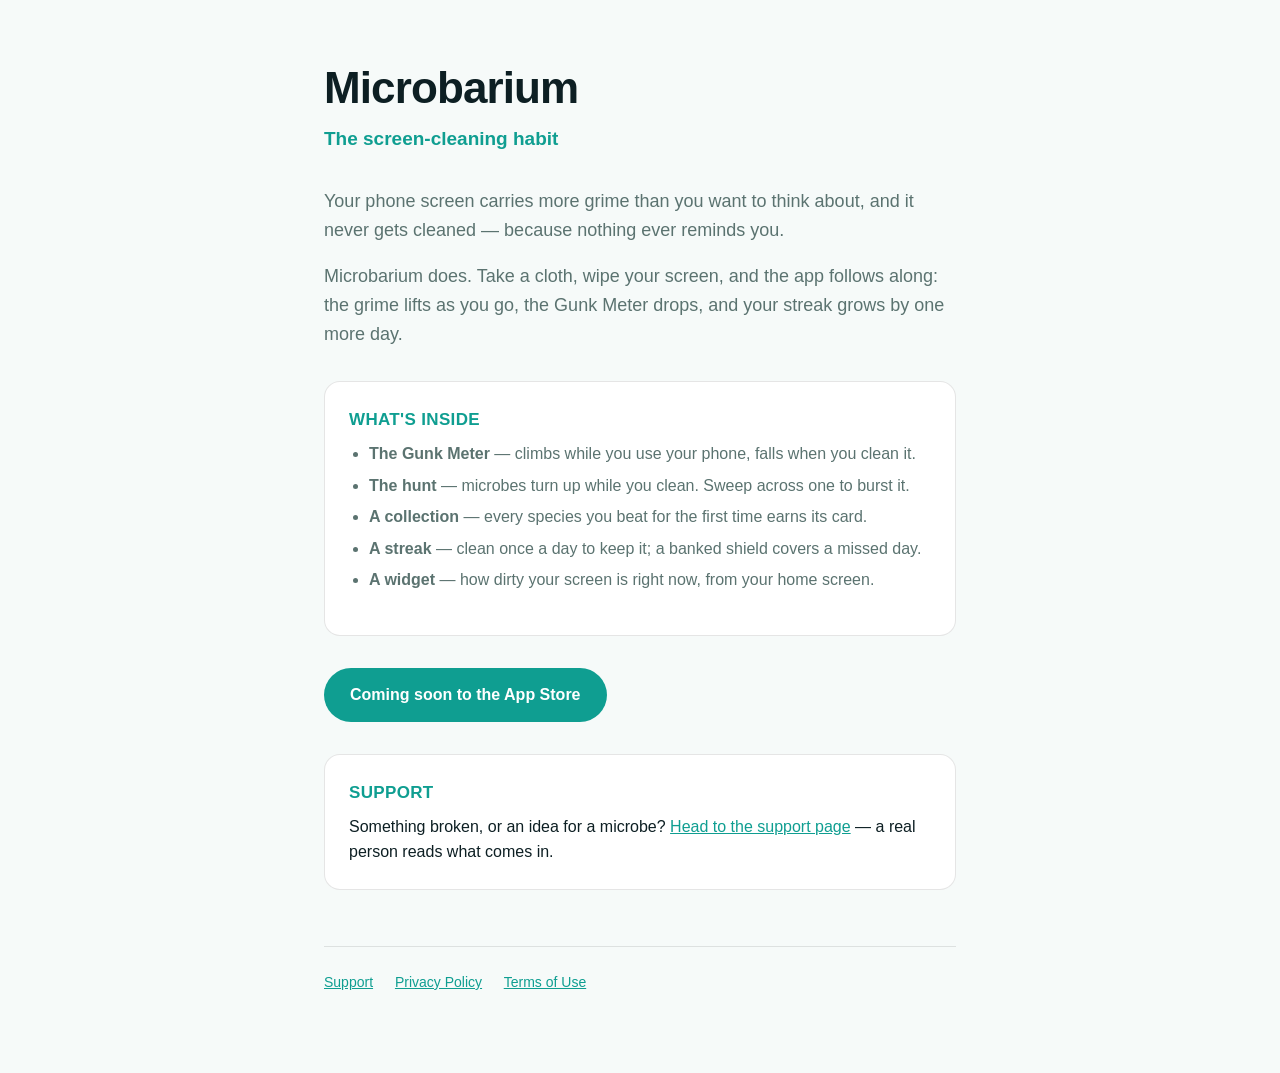
<file: index.html>
<!doctype html>
<html lang="en">
<head>
<meta charset="utf-8">
<meta name="viewport" content="width=device-width, initial-scale=1">
<title>Microbarium — the screen-cleaning habit</title>
<meta name="description" content="Your phone screen carries more grime than you want to think about. Microbarium turns wiping it into a daily habit — and a hunt.">
<style>
  :root{
    --bg:#0d1f23; --card:#12292e; --ink:#eef6f5; --muted:#9fb8b6;
    --accent:#2fd4c4; --line:rgba(255,255,255,.10);
  }
  @media (prefers-color-scheme: light){
    :root{ --bg:#f6faf9; --card:#ffffff; --ink:#0d1f23; --muted:#5b7370;
           --accent:#0f9e91; --line:rgba(0,0,0,.10); }
  }
  *{box-sizing:border-box}
  body{
    margin:0; background:var(--bg); color:var(--ink);
    font:16px/1.6 -apple-system,BlinkMacSystemFont,"Segoe UI",Roboto,Helvetica,Arial,sans-serif;
    -webkit-font-smoothing:antialiased;
  }
  .wrap{max-width:680px;margin:0 auto;padding:64px 24px 80px}
  h1{font-size:44px;line-height:1.1;margin:0 0 12px;letter-spacing:-.02em}
  .tag{color:var(--accent);font-weight:600;margin:0 0 32px;font-size:19px}
  p{margin:0 0 18px}
  .lead{font-size:18px;color:var(--muted)}
  .card{
    background:var(--card);border:1px solid var(--line);border-radius:16px;
    padding:24px;margin:32px 0;
  }
  .card h2{margin:0 0 8px;font-size:17px;letter-spacing:.02em;text-transform:uppercase;color:var(--accent)}
  .card p:last-child{margin-bottom:0}
  ul{margin:0 0 18px;padding-left:20px;color:var(--muted)}
  li{margin:6px 0}
  a{color:var(--accent)}
  .soon{
    display:inline-block;padding:14px 26px;border-radius:999px;
    background:var(--accent);color:#04191c;font-weight:700;text-decoration:none;
  }
  @media (prefers-color-scheme: light){ .soon{color:#fff} }
  footer{
    margin-top:56px;padding-top:24px;border-top:1px solid var(--line);
    color:var(--muted);font-size:14px;
  }
  footer a{margin-right:18px}
</style>
</head>
<body>
<div class="wrap">

  <h1>Microbarium</h1>
  <p class="tag">The screen-cleaning habit</p>

  <p class="lead">
    Your phone screen carries more grime than you want to think about, and it never gets
    cleaned — because nothing ever reminds you.
  </p>
  <p class="lead">
    Microbarium does. Take a cloth, wipe your screen, and the app follows along: the grime
    lifts as you go, the Gunk Meter drops, and your streak grows by one more day.
  </p>

  <div class="card">
    <h2>What's inside</h2>
    <ul>
      <li><strong>The Gunk Meter</strong> — climbs while you use your phone, falls when you clean it.</li>
      <li><strong>The hunt</strong> — microbes turn up while you clean. Sweep across one to burst it.</li>
      <li><strong>A collection</strong> — every species you beat for the first time earns its card.</li>
      <li><strong>A streak</strong> — clean once a day to keep it; a banked shield covers a missed day.</li>
      <li><strong>A widget</strong> — how dirty your screen is right now, from your home screen.</li>
    </ul>
  </div>

  <!--
    When the app goes live on the App Store, replace the line below with:
    <a class="soon" href="https://apps.apple.com/app/id6785151482">Download on the App Store</a>
  -->
  <p><span class="soon">Coming soon to the App Store</span></p>

  <div class="card">
    <h2>Support</h2>
    <p>
      Something broken, or an idea for a microbe?
      <a href="/support/">Head to the support page</a> — a real person reads what comes in.
    </p>
  </div>

  <footer>
    <a href="/support/">Support</a>
    <a href="/legal/privacy">Privacy Policy</a>
    <a href="/legal/terms">Terms of Use</a>
  </footer>

</div>
</body>
</html>
</file>
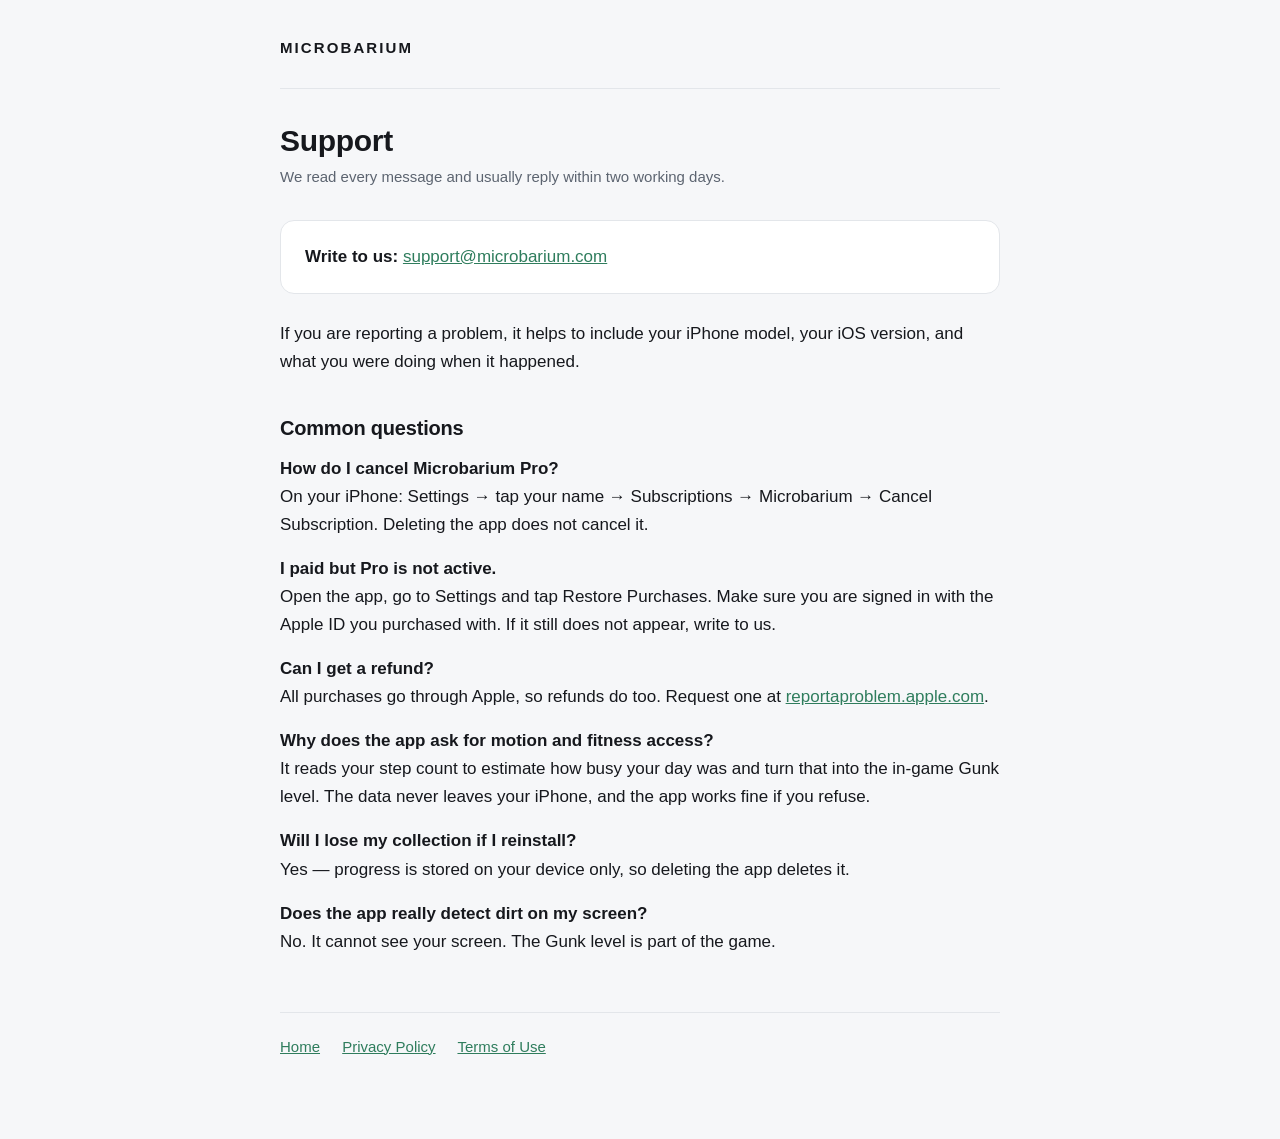
<file: support/index.html>
<!doctype html>
<html lang="en">
<head>
<meta charset="utf-8">
<meta name="viewport" content="width=device-width, initial-scale=1">
<title>Support — Microbarium</title>
<link rel="stylesheet" href="/style.css">
</head>
<body>
<div class="wrap">

<header class="site"><a class="brand" href="/">Microbarium</a></header>

<h1>Support</h1>
<p class="updated">We read every message and usually reply within two working days.</p>

<div class="card">
  <p style="margin:0"><strong>Write to us:</strong> <a href="mailto:support@microbarium.com">support@microbarium.com</a></p>
</div>

<p>If you are reporting a problem, it helps to include your iPhone model, your iOS version, and what you were doing when it happened.</p>

<h2>Common questions</h2>

<p><strong>How do I cancel Microbarium Pro?</strong><br>
On your iPhone: Settings → tap your name → Subscriptions → Microbarium → Cancel Subscription. Deleting the app does not cancel it.</p>

<p><strong>I paid but Pro is not active.</strong><br>
Open the app, go to Settings and tap Restore Purchases. Make sure you are signed in with the Apple ID you purchased with. If it still does not appear, write to us.</p>

<p><strong>Can I get a refund?</strong><br>
All purchases go through Apple, so refunds do too. Request one at <a href="https://reportaproblem.apple.com">reportaproblem.apple.com</a>.</p>

<p><strong>Why does the app ask for motion and fitness access?</strong><br>
It reads your step count to estimate how busy your day was and turn that into the in-game Gunk level. The data never leaves your iPhone, and the app works fine if you refuse.</p>

<p><strong>Will I lose my collection if I reinstall?</strong><br>
Yes — progress is stored on your device only, so deleting the app deletes it.</p>

<p><strong>Does the app really detect dirt on my screen?</strong><br>
No. It cannot see your screen. The Gunk level is part of the game.</p>

<footer class="site">
  <a href="/">Home</a>
  <a href="/legal/privacy/">Privacy Policy</a>
  <a href="/legal/terms/">Terms of Use</a>
</footer>

</div>
</body>
</html>
</file>
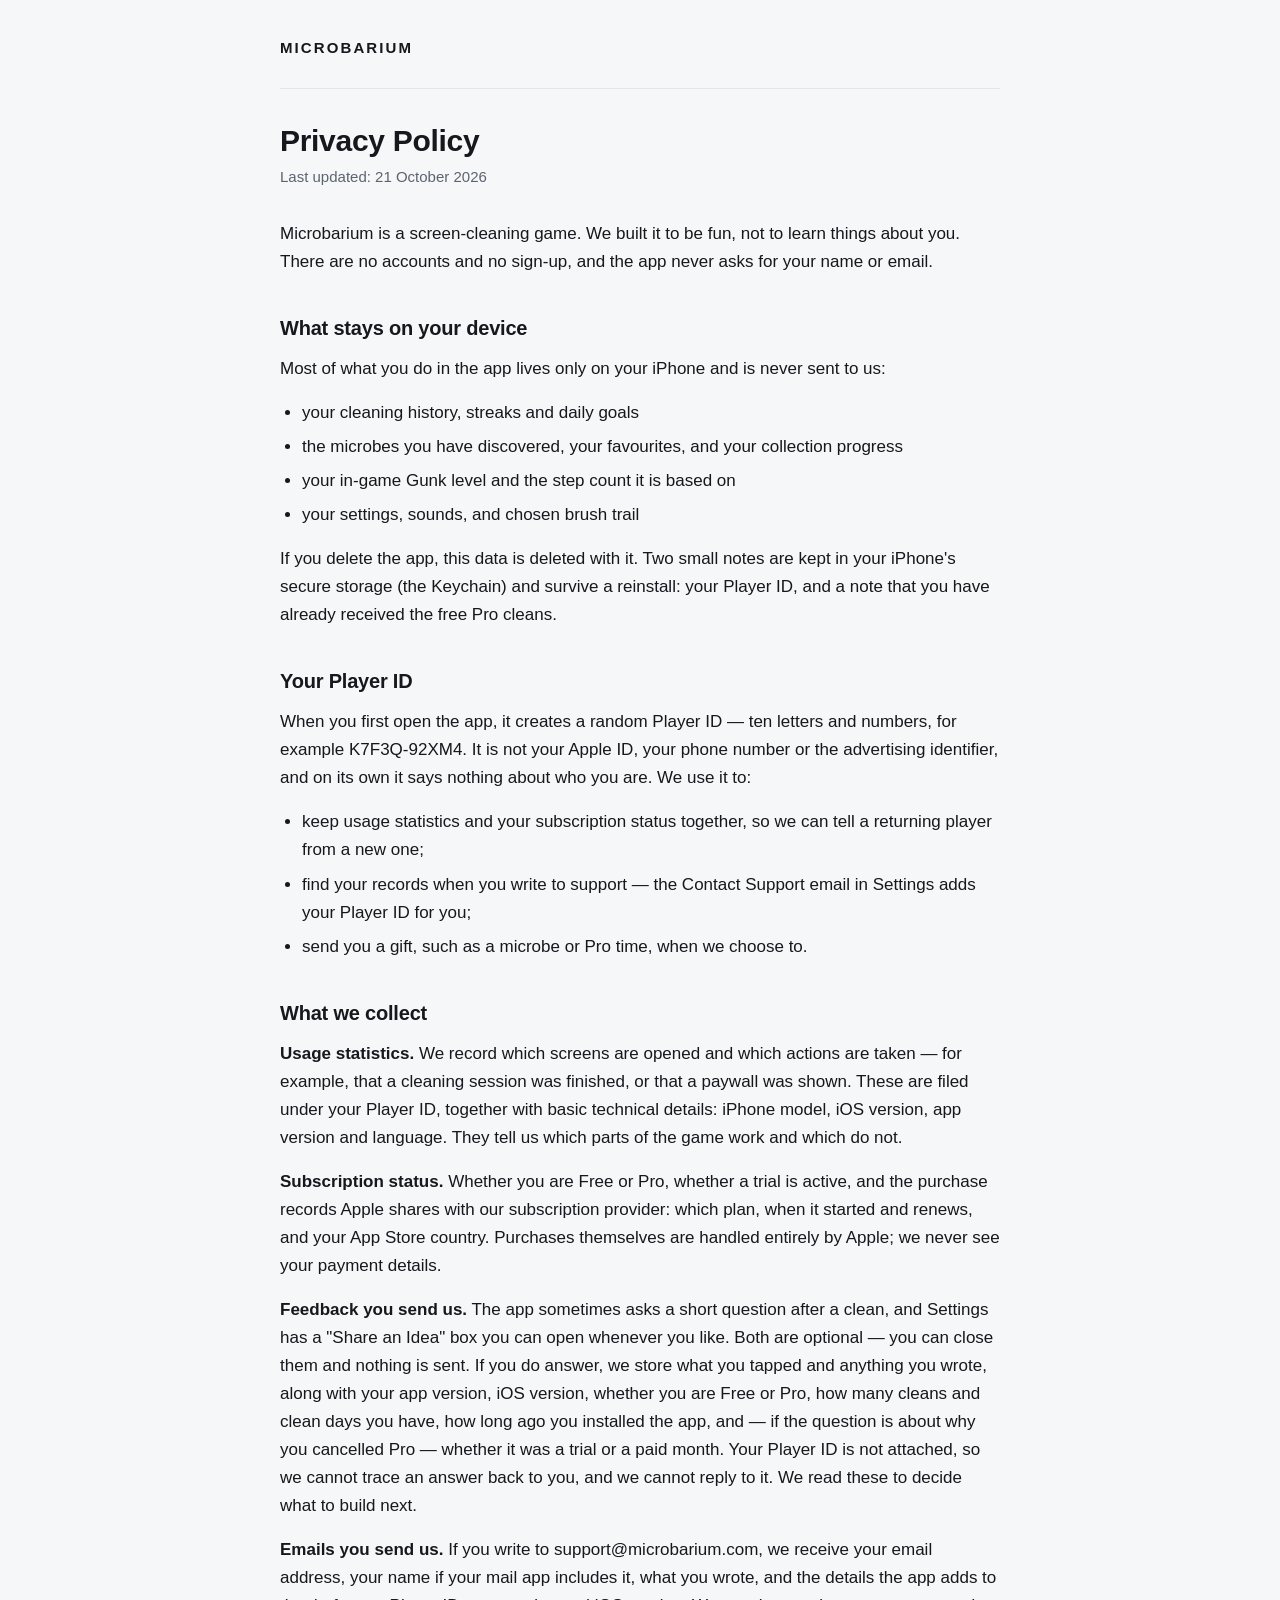
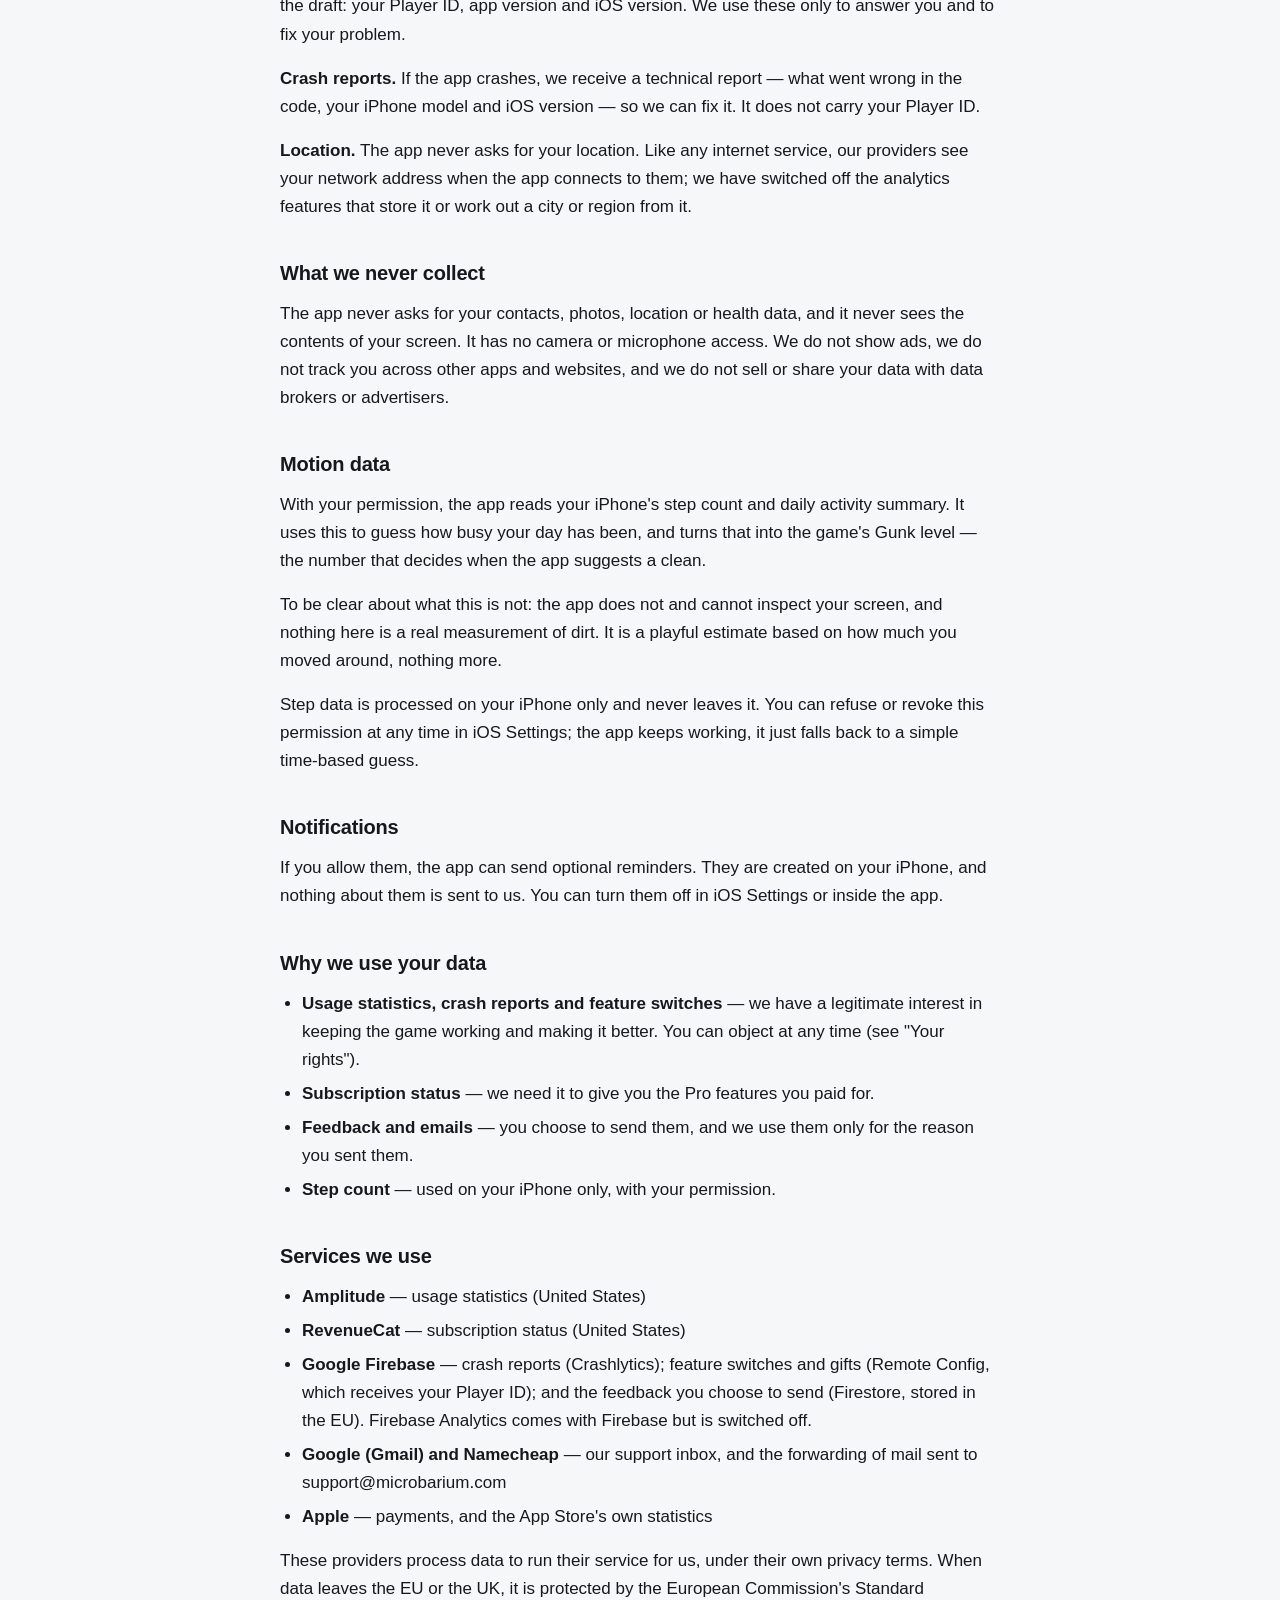
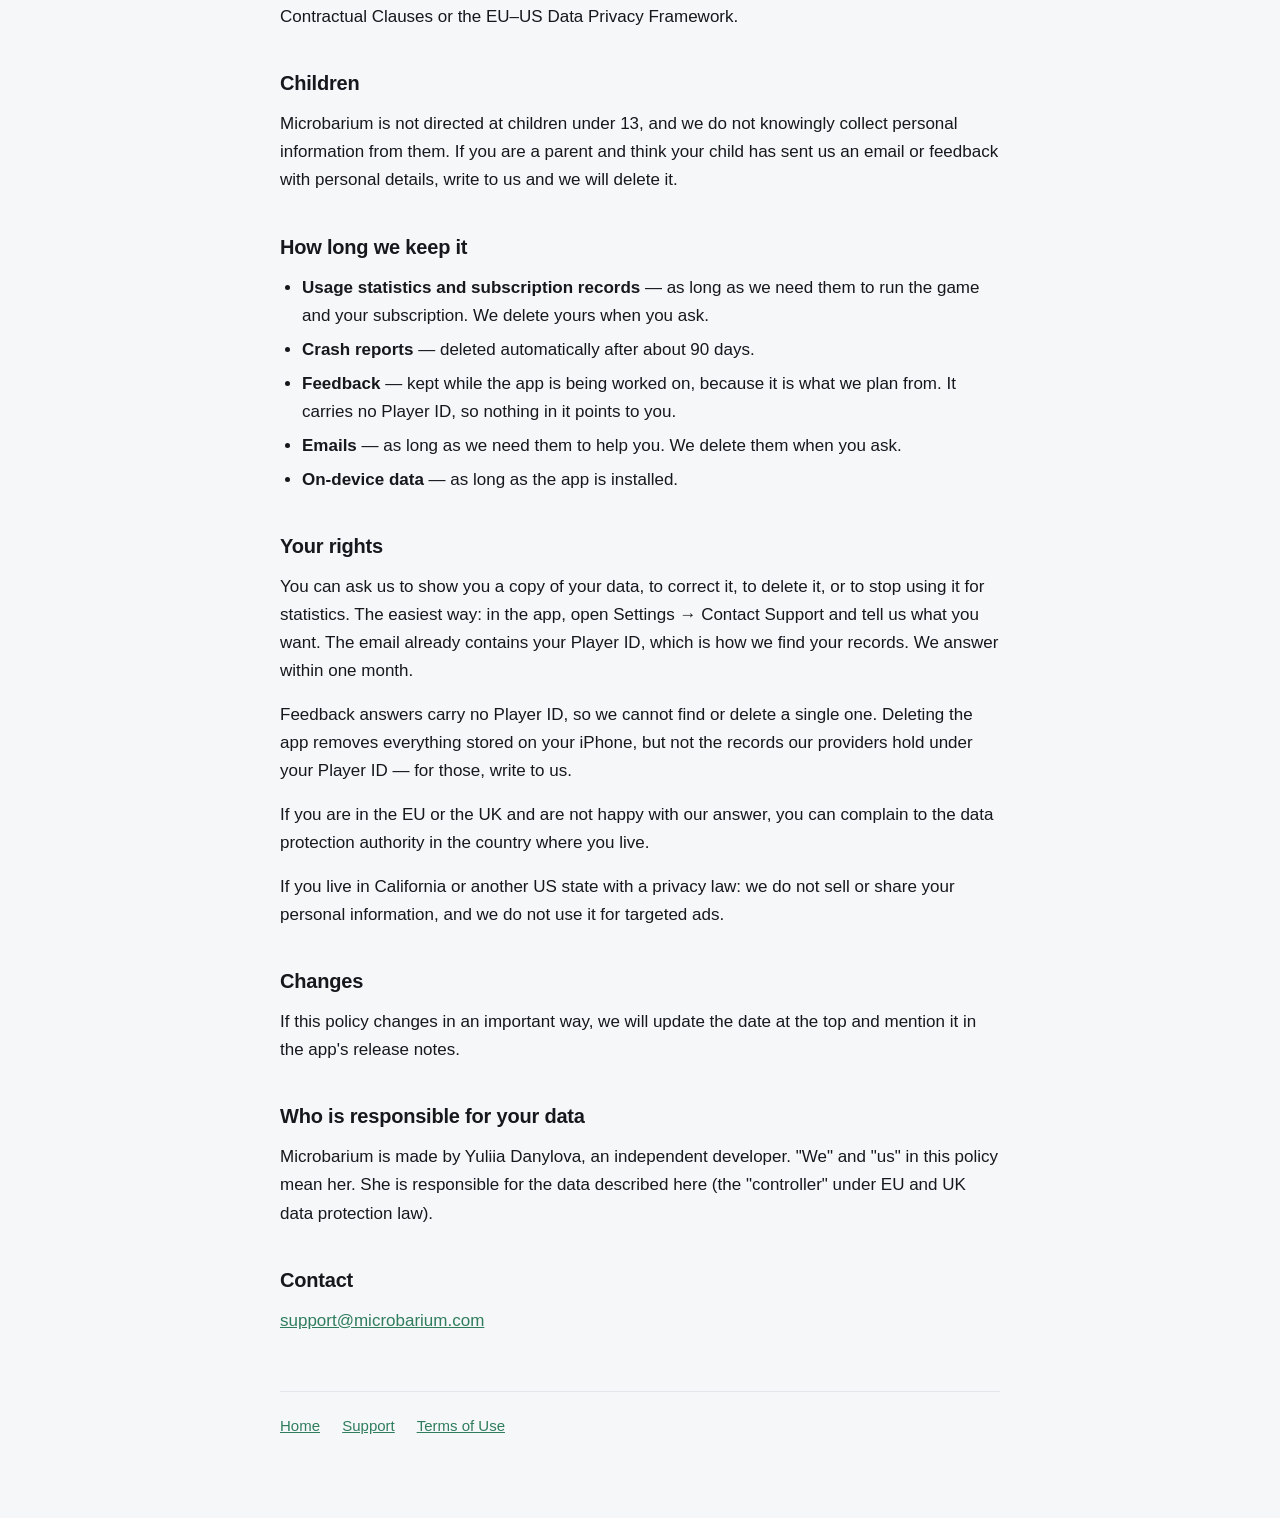
<file: legal/privacy/index.html>
<!doctype html>
<html lang="en">
<head>
<meta charset="utf-8">
<meta name="viewport" content="width=device-width, initial-scale=1">
<title>Privacy Policy — Microbarium</title>
<link rel="stylesheet" href="/style.css">
</head>
<body>
<div class="wrap">

<header class="site"><a class="brand" href="/">Microbarium</a></header>

<h1>Privacy Policy</h1>
<p class="updated">Last updated: 21 October 2026</p>

<p>Microbarium is a screen-cleaning game. We built it to be fun, not to learn things about you. There are no accounts and no sign-up, and the app never asks for your name or email.</p>

<h2>What stays on your device</h2>
<p>Most of what you do in the app lives only on your iPhone and is never sent to us:</p>
<ul>
  <li>your cleaning history, streaks and daily goals</li>
  <li>the microbes you have discovered, your favourites, and your collection progress</li>
  <li>your in-game Gunk level and the step count it is based on</li>
  <li>your settings, sounds, and chosen brush trail</li>
</ul>
<p>If you delete the app, this data is deleted with it. Two small notes are kept in your iPhone's secure storage (the Keychain) and survive a reinstall: your Player ID, and a note that you have already received the free Pro cleans.</p>

<h2>Your Player ID</h2>
<p>When you first open the app, it creates a random Player ID — ten letters and numbers, for example K7F3Q-92XM4. It is not your Apple ID, your phone number or the advertising identifier, and on its own it says nothing about who you are. We use it to:</p>
<ul>
  <li>keep usage statistics and your subscription status together, so we can tell a returning player from a new one;</li>
  <li>find your records when you write to support — the Contact Support email in Settings adds your Player ID for you;</li>
  <li>send you a gift, such as a microbe or Pro time, when we choose to.</li>
</ul>

<h2>What we collect</h2>
<p><strong>Usage statistics.</strong> We record which screens are opened and which actions are taken — for example, that a cleaning session was finished, or that a paywall was shown. These are filed under your Player ID, together with basic technical details: iPhone model, iOS version, app version and language. They tell us which parts of the game work and which do not.</p>
<p><strong>Subscription status.</strong> Whether you are Free or Pro, whether a trial is active, and the purchase records Apple shares with our subscription provider: which plan, when it started and renews, and your App Store country. Purchases themselves are handled entirely by Apple; we never see your payment details.</p>
<p><strong>Feedback you send us.</strong> The app sometimes asks a short question after a clean, and Settings has a "Share an Idea" box you can open whenever you like. Both are optional — you can close them and nothing is sent. If you do answer, we store what you tapped and anything you wrote, along with your app version, iOS version, whether you are Free or Pro, how many cleans and clean days you have, how long ago you installed the app, and — if the question is about why you cancelled Pro — whether it was a trial or a paid month. Your Player ID is not attached, so we cannot trace an answer back to you, and we cannot reply to it. We read these to decide what to build next.</p>
<p><strong>Emails you send us.</strong> If you write to support@microbarium.com, we receive your email address, your name if your mail app includes it, what you wrote, and the details the app adds to the draft: your Player ID, app version and iOS version. We use these only to answer you and to fix your problem.</p>
<p><strong>Crash reports.</strong> If the app crashes, we receive a technical report — what went wrong in the code, your iPhone model and iOS version — so we can fix it. It does not carry your Player ID.</p>
<p><strong>Location.</strong> The app never asks for your location. Like any internet service, our providers see your network address when the app connects to them; we have switched off the analytics features that store it or work out a city or region from it.</p>

<h2>What we never collect</h2>
<p>The app never asks for your contacts, photos, location or health data, and it never sees the contents of your screen. It has no camera or microphone access. We do not show ads, we do not track you across other apps and websites, and we do not sell or share your data with data brokers or advertisers.</p>

<h2>Motion data</h2>
<p>With your permission, the app reads your iPhone's step count and daily activity summary. It uses this to guess how busy your day has been, and turns that into the game's Gunk level — the number that decides when the app suggests a clean.</p>
<p>To be clear about what this is not: the app does not and cannot inspect your screen, and nothing here is a real measurement of dirt. It is a playful estimate based on how much you moved around, nothing more.</p>
<p>Step data is processed on your iPhone only and never leaves it. You can refuse or revoke this permission at any time in iOS Settings; the app keeps working, it just falls back to a simple time-based guess.</p>

<h2>Notifications</h2>
<p>If you allow them, the app can send optional reminders. They are created on your iPhone, and nothing about them is sent to us. You can turn them off in iOS Settings or inside the app.</p>

<h2>Why we use your data</h2>
<ul>
  <li><strong>Usage statistics, crash reports and feature switches</strong> — we have a legitimate interest in keeping the game working and making it better. You can object at any time (see "Your rights").</li>
  <li><strong>Subscription status</strong> — we need it to give you the Pro features you paid for.</li>
  <li><strong>Feedback and emails</strong> — you choose to send them, and we use them only for the reason you sent them.</li>
  <li><strong>Step count</strong> — used on your iPhone only, with your permission.</li>
</ul>

<h2>Services we use</h2>
<ul>
  <li><strong>Amplitude</strong> — usage statistics (United States)</li>
  <li><strong>RevenueCat</strong> — subscription status (United States)</li>
  <li><strong>Google Firebase</strong> — crash reports (Crashlytics); feature switches and gifts (Remote Config, which receives your Player ID); and the feedback you choose to send (Firestore, stored in the EU). Firebase Analytics comes with Firebase but is switched off.</li>
  <li><strong>Google (Gmail) and Namecheap</strong> — our support inbox, and the forwarding of mail sent to support@microbarium.com</li>
  <li><strong>Apple</strong> — payments, and the App Store's own statistics</li>
</ul>
<p>These providers process data to run their service for us, under their own privacy terms. When data leaves the EU or the UK, it is protected by the European Commission's Standard Contractual Clauses or the EU–US Data Privacy Framework.</p>

<h2>Children</h2>
<p>Microbarium is not directed at children under 13, and we do not knowingly collect personal information from them. If you are a parent and think your child has sent us an email or feedback with personal details, write to us and we will delete it.</p>

<h2>How long we keep it</h2>
<ul>
  <li><strong>Usage statistics and subscription records</strong> — as long as we need them to run the game and your subscription. We delete yours when you ask.</li>
  <li><strong>Crash reports</strong> — deleted automatically after about 90 days.</li>
  <li><strong>Feedback</strong> — kept while the app is being worked on, because it is what we plan from. It carries no Player ID, so nothing in it points to you.</li>
  <li><strong>Emails</strong> — as long as we need them to help you. We delete them when you ask.</li>
  <li><strong>On-device data</strong> — as long as the app is installed.</li>
</ul>

<h2>Your rights</h2>
<p>You can ask us to show you a copy of your data, to correct it, to delete it, or to stop using it for statistics. The easiest way: in the app, open Settings → Contact Support and tell us what you want. The email already contains your Player ID, which is how we find your records. We answer within one month.</p>
<p>Feedback answers carry no Player ID, so we cannot find or delete a single one. Deleting the app removes everything stored on your iPhone, but not the records our providers hold under your Player ID — for those, write to us.</p>
<p>If you are in the EU or the UK and are not happy with our answer, you can complain to the data protection authority in the country where you live.</p>
<p>If you live in California or another US state with a privacy law: we do not sell or share your personal information, and we do not use it for targeted ads.</p>

<h2>Changes</h2>
<p>If this policy changes in an important way, we will update the date at the top and mention it in the app's release notes.</p>

<h2>Who is responsible for your data</h2>
<p>Microbarium is made by Yuliia Danylova, an independent developer. "We" and "us" in this policy mean her. She is responsible for the data described here (the "controller" under EU and UK data protection law).</p>

<h2>Contact</h2>
<p><a href="mailto:support@microbarium.com">support@microbarium.com</a></p>

<footer class="site">
  <a href="/">Home</a>
  <a href="/support/">Support</a>
  <a href="/legal/terms/">Terms of Use</a>
</footer>

</div>
</body>
</html>
</file>
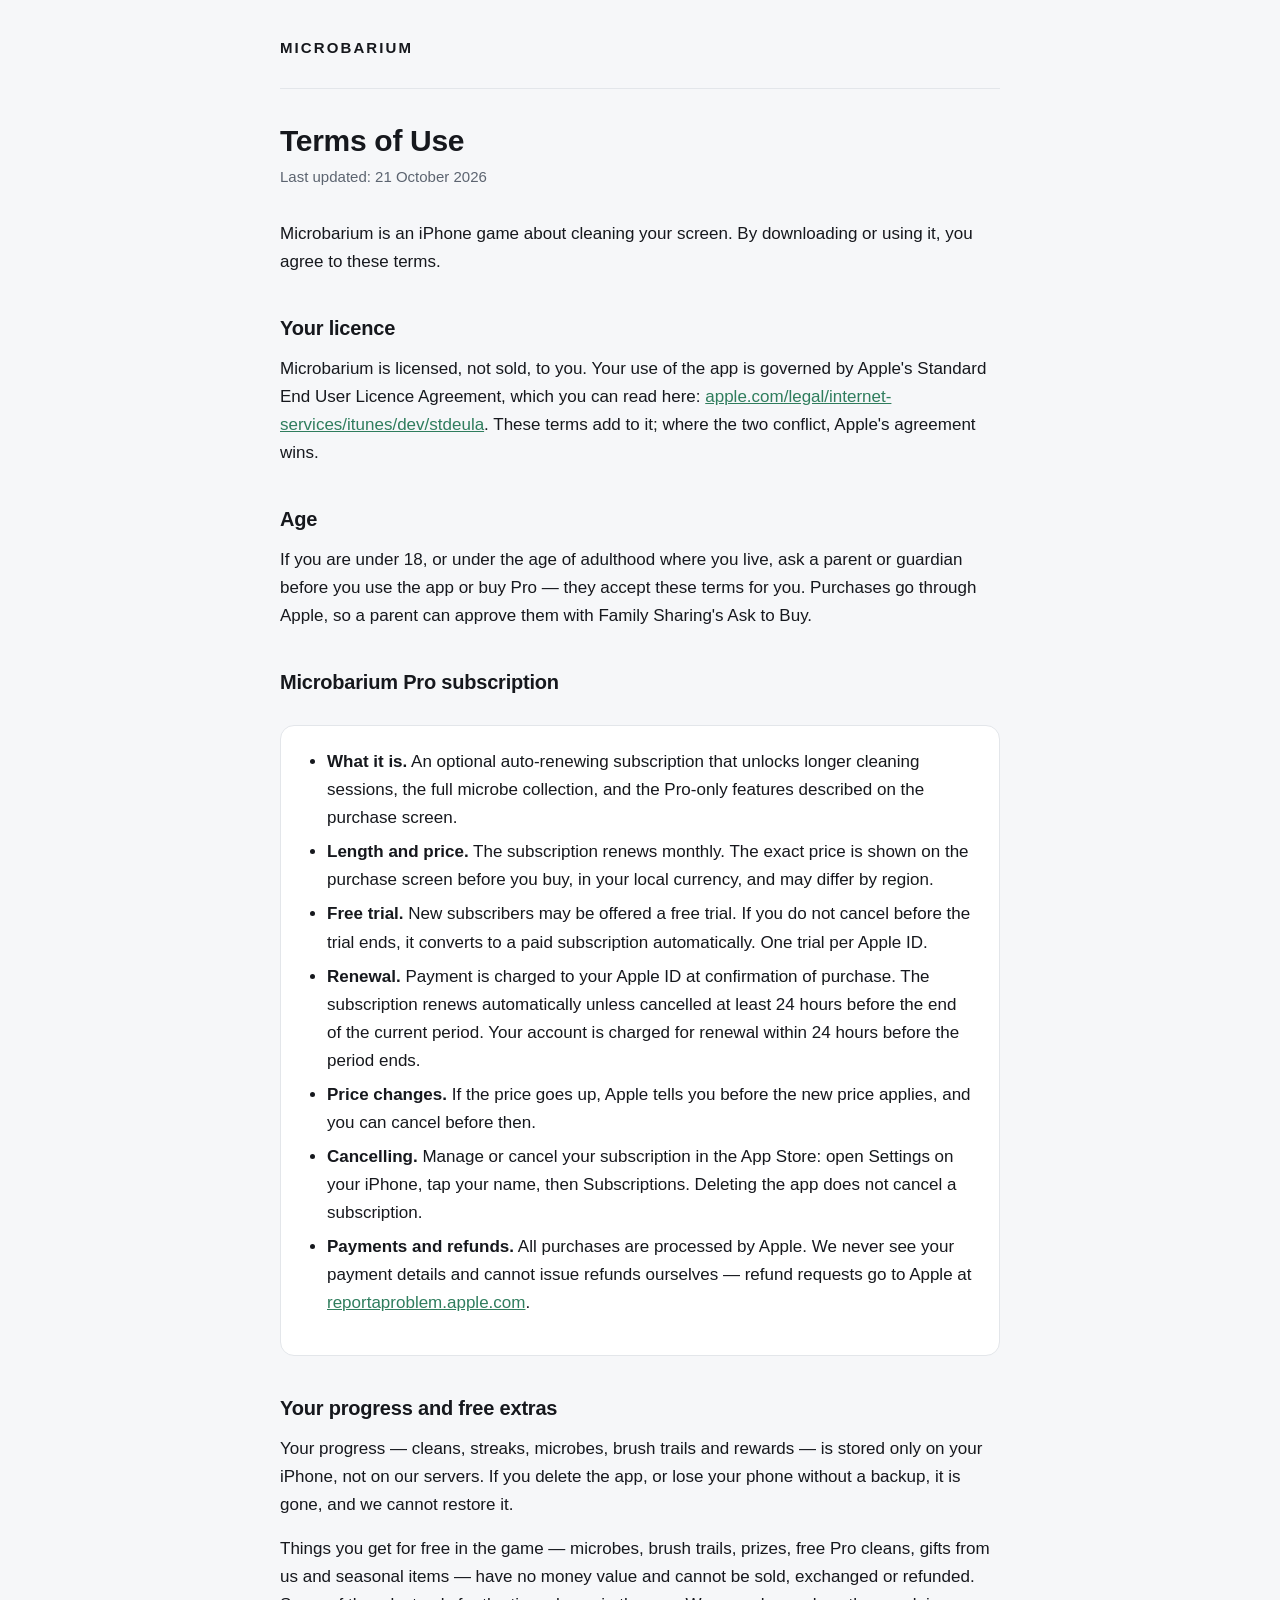
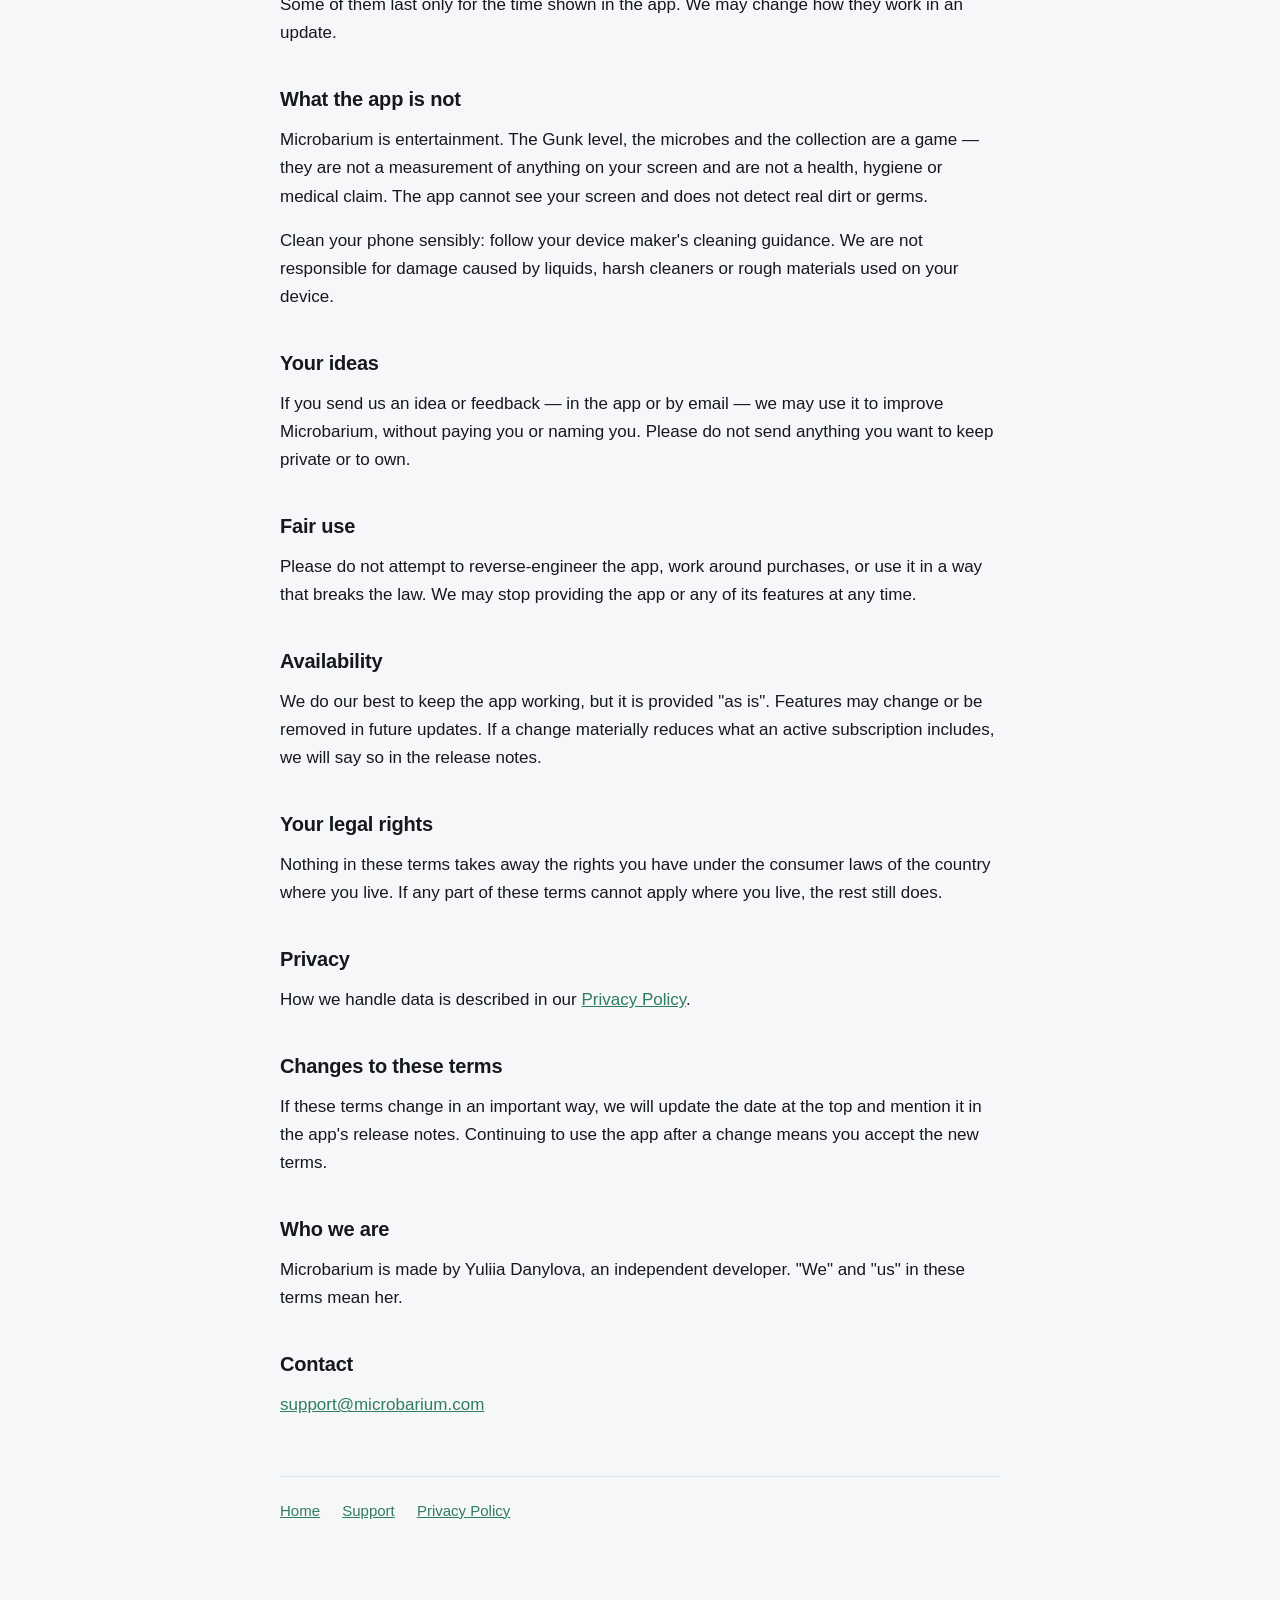
<file: legal/terms/index.html>
<!doctype html>
<html lang="en">
<head>
<meta charset="utf-8">
<meta name="viewport" content="width=device-width, initial-scale=1">
<title>Terms of Use — Microbarium</title>
<link rel="stylesheet" href="/style.css">
</head>
<body>
<div class="wrap">

<header class="site"><a class="brand" href="/">Microbarium</a></header>

<h1>Terms of Use</h1>
<p class="updated">Last updated: 21 October 2026</p>

<p>Microbarium is an iPhone game about cleaning your screen. By downloading or using it, you agree to these terms.</p>

<h2>Your licence</h2>
<p>Microbarium is licensed, not sold, to you. Your use of the app is governed by Apple's Standard End User Licence Agreement, which you can read here: <a href="https://www.apple.com/legal/internet-services/itunes/dev/stdeula/">apple.com/legal/internet-services/itunes/dev/stdeula</a>. These terms add to it; where the two conflict, Apple's agreement wins.</p>

<h2>Age</h2>
<p>If you are under 18, or under the age of adulthood where you live, ask a parent or guardian before you use the app or buy Pro — they accept these terms for you. Purchases go through Apple, so a parent can approve them with Family Sharing's Ask to Buy.</p>

<h2>Microbarium Pro subscription</h2>
<div class="card">
  <ul>
    <li><strong>What it is.</strong> An optional auto-renewing subscription that unlocks longer cleaning sessions, the full microbe collection, and the Pro-only features described on the purchase screen.</li>
    <li><strong>Length and price.</strong> The subscription renews monthly. The exact price is shown on the purchase screen before you buy, in your local currency, and may differ by region.</li>
    <li><strong>Free trial.</strong> New subscribers may be offered a free trial. If you do not cancel before the trial ends, it converts to a paid subscription automatically. One trial per Apple ID.</li>
    <li><strong>Renewal.</strong> Payment is charged to your Apple ID at confirmation of purchase. The subscription renews automatically unless cancelled at least 24 hours before the end of the current period. Your account is charged for renewal within 24 hours before the period ends.</li>
    <li><strong>Price changes.</strong> If the price goes up, Apple tells you before the new price applies, and you can cancel before then.</li>
    <li><strong>Cancelling.</strong> Manage or cancel your subscription in the App Store: open Settings on your iPhone, tap your name, then Subscriptions. Deleting the app does not cancel a subscription.</li>
    <li><strong>Payments and refunds.</strong> All purchases are processed by Apple. We never see your payment details and cannot issue refunds ourselves — refund requests go to Apple at <a href="https://reportaproblem.apple.com">reportaproblem.apple.com</a>.</li>
  </ul>
</div>

<h2>Your progress and free extras</h2>
<p>Your progress — cleans, streaks, microbes, brush trails and rewards — is stored only on your iPhone, not on our servers. If you delete the app, or lose your phone without a backup, it is gone, and we cannot restore it.</p>
<p>Things you get for free in the game — microbes, brush trails, prizes, free Pro cleans, gifts from us and seasonal items — have no money value and cannot be sold, exchanged or refunded. Some of them last only for the time shown in the app. We may change how they work in an update.</p>

<h2>What the app is not</h2>
<p>Microbarium is entertainment. The Gunk level, the microbes and the collection are a game — they are not a measurement of anything on your screen and are not a health, hygiene or medical claim. The app cannot see your screen and does not detect real dirt or germs.</p>
<p>Clean your phone sensibly: follow your device maker's cleaning guidance. We are not responsible for damage caused by liquids, harsh cleaners or rough materials used on your device.</p>

<h2>Your ideas</h2>
<p>If you send us an idea or feedback — in the app or by email — we may use it to improve Microbarium, without paying you or naming you. Please do not send anything you want to keep private or to own.</p>

<h2>Fair use</h2>
<p>Please do not attempt to reverse-engineer the app, work around purchases, or use it in a way that breaks the law. We may stop providing the app or any of its features at any time.</p>

<h2>Availability</h2>
<p>We do our best to keep the app working, but it is provided "as is". Features may change or be removed in future updates. If a change materially reduces what an active subscription includes, we will say so in the release notes.</p>

<h2>Your legal rights</h2>
<p>Nothing in these terms takes away the rights you have under the consumer laws of the country where you live. If any part of these terms cannot apply where you live, the rest still does.</p>

<h2>Privacy</h2>
<p>How we handle data is described in our <a href="/legal/privacy/">Privacy Policy</a>.</p>

<h2>Changes to these terms</h2>
<p>If these terms change in an important way, we will update the date at the top and mention it in the app's release notes. Continuing to use the app after a change means you accept the new terms.</p>

<h2>Who we are</h2>
<p>Microbarium is made by Yuliia Danylova, an independent developer. "We" and "us" in these terms mean her.</p>

<h2>Contact</h2>
<p><a href="mailto:support@microbarium.com">support@microbarium.com</a></p>

<footer class="site">
  <a href="/">Home</a>
  <a href="/support/">Support</a>
  <a href="/legal/privacy/">Privacy Policy</a>
</footer>

</div>
</body>
</html>
</file>
<file: style.css>
:root {
  color-scheme: light dark;
  --bg: #f6f7f9;
  --card: #ffffff;
  --ink: #16181d;
  --muted: #5c6470;
  --rule: #e3e6ea;
  --accent: #2f7d5d;
}

@media (prefers-color-scheme: dark) {
  :root {
    --bg: #0e1013;
    --card: #16191e;
    --ink: #e9ecf1;
    --muted: #9aa3b0;
    --rule: #262b33;
    --accent: #6cd3a3;
  }
}

* { box-sizing: border-box; }

body {
  margin: 0;
  padding: 0 20px 80px;
  background: var(--bg);
  color: var(--ink);
  font: 17px/1.65 -apple-system, BlinkMacSystemFont, "Segoe UI", Roboto, Helvetica, Arial, sans-serif;
  -webkit-text-size-adjust: 100%;
}

.wrap {
  max-width: 720px;
  margin: 0 auto;
}

header.site {
  padding: 34px 0 26px;
  border-bottom: 1px solid var(--rule);
  margin-bottom: 34px;
}

header.site a.brand {
  font-size: 15px;
  letter-spacing: 0.14em;
  text-transform: uppercase;
  font-weight: 700;
  color: var(--ink);
  text-decoration: none;
}

h1 {
  font-size: 30px;
  line-height: 1.2;
  margin: 0 0 6px;
  letter-spacing: -0.01em;
}

h2 {
  font-size: 20px;
  margin: 36px 0 10px;
  letter-spacing: -0.01em;
}

p, ul { margin: 0 0 16px; }
ul { padding-left: 22px; }
li { margin-bottom: 6px; }

.updated {
  color: var(--muted);
  font-size: 15px;
  margin-bottom: 30px;
}

a { color: var(--accent); }

.card {
  background: var(--card);
  border: 1px solid var(--rule);
  border-radius: 14px;
  padding: 22px 24px;
  margin: 26px 0;
}

footer.site {
  margin-top: 56px;
  padding-top: 22px;
  border-top: 1px solid var(--rule);
  color: var(--muted);
  font-size: 15px;
}

footer.site a { margin-right: 18px; }

.hero {
  padding: 60px 0 10px;
  text-align: center;
}

.hero h1 { font-size: 40px; }

.hero p.tagline {
  color: var(--muted);
  font-size: 19px;
  max-width: 34ch;
  margin: 0 auto 30px;
}
</file>
